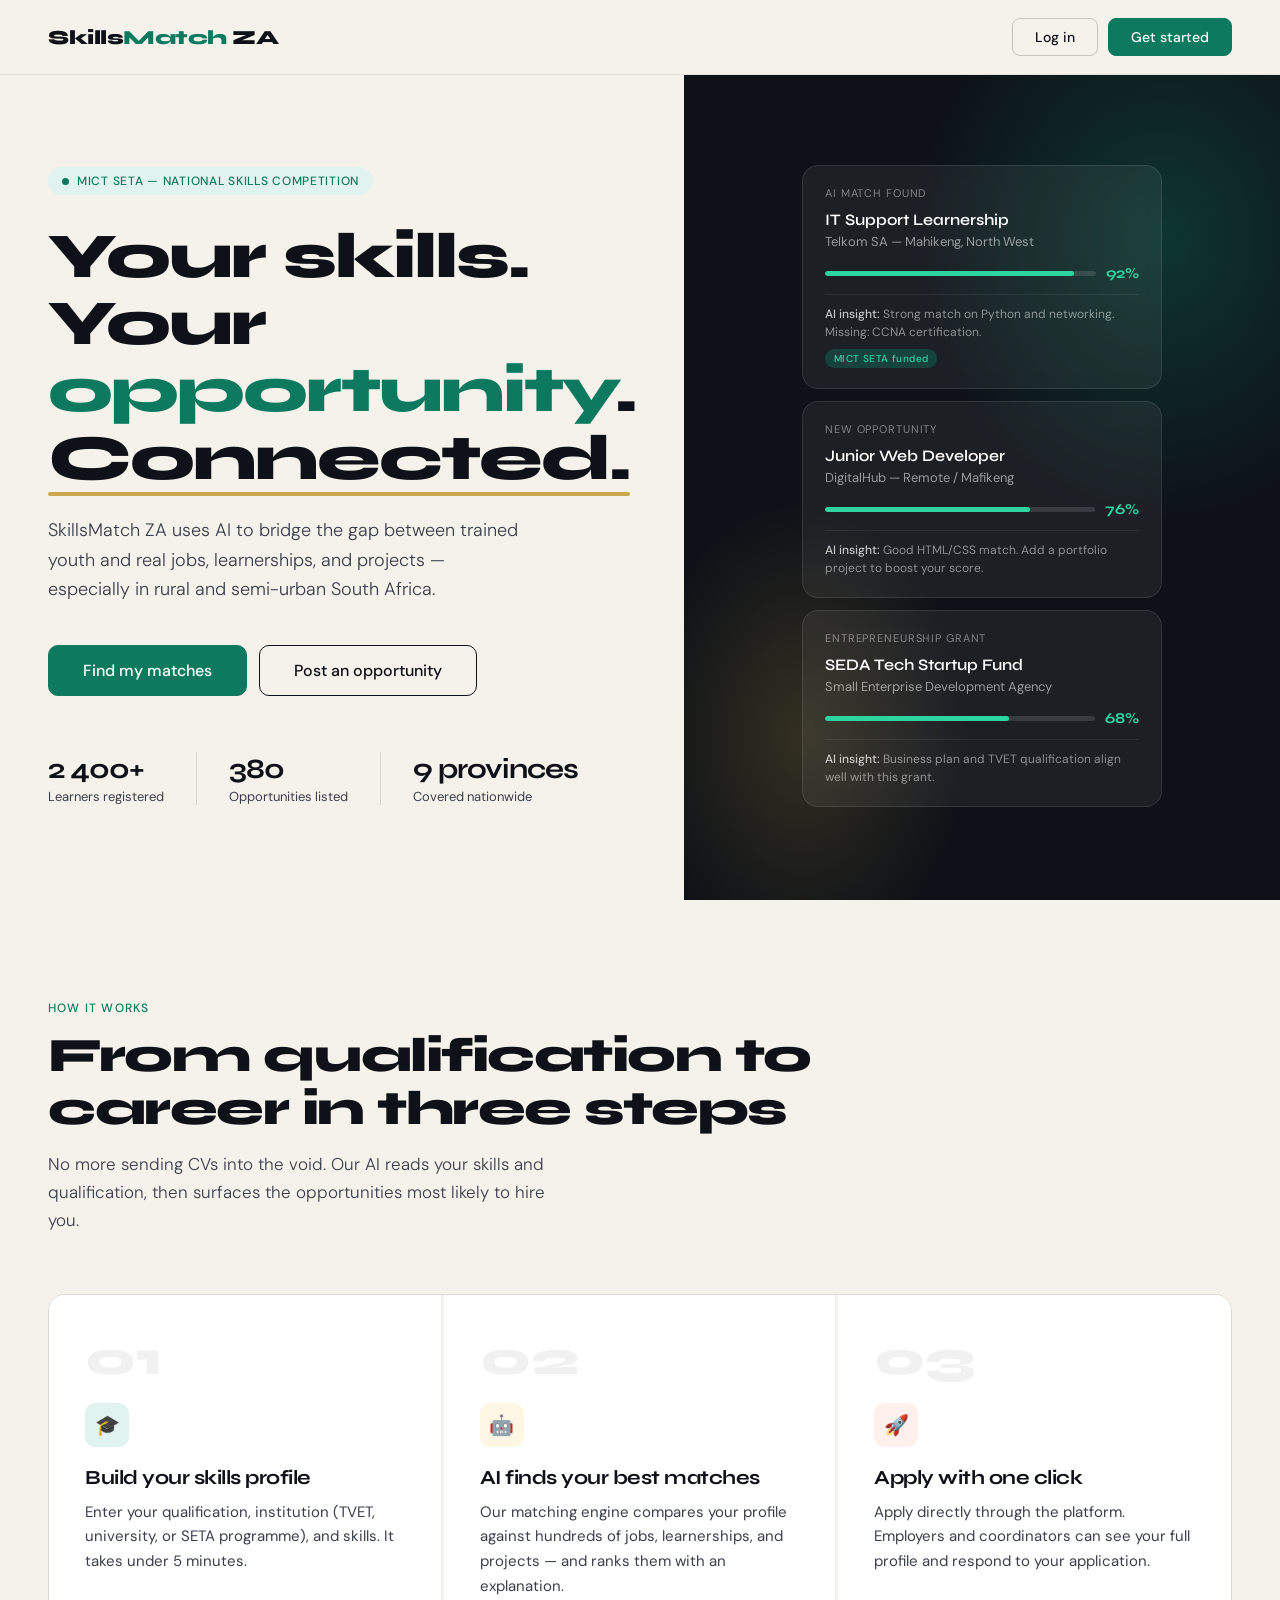
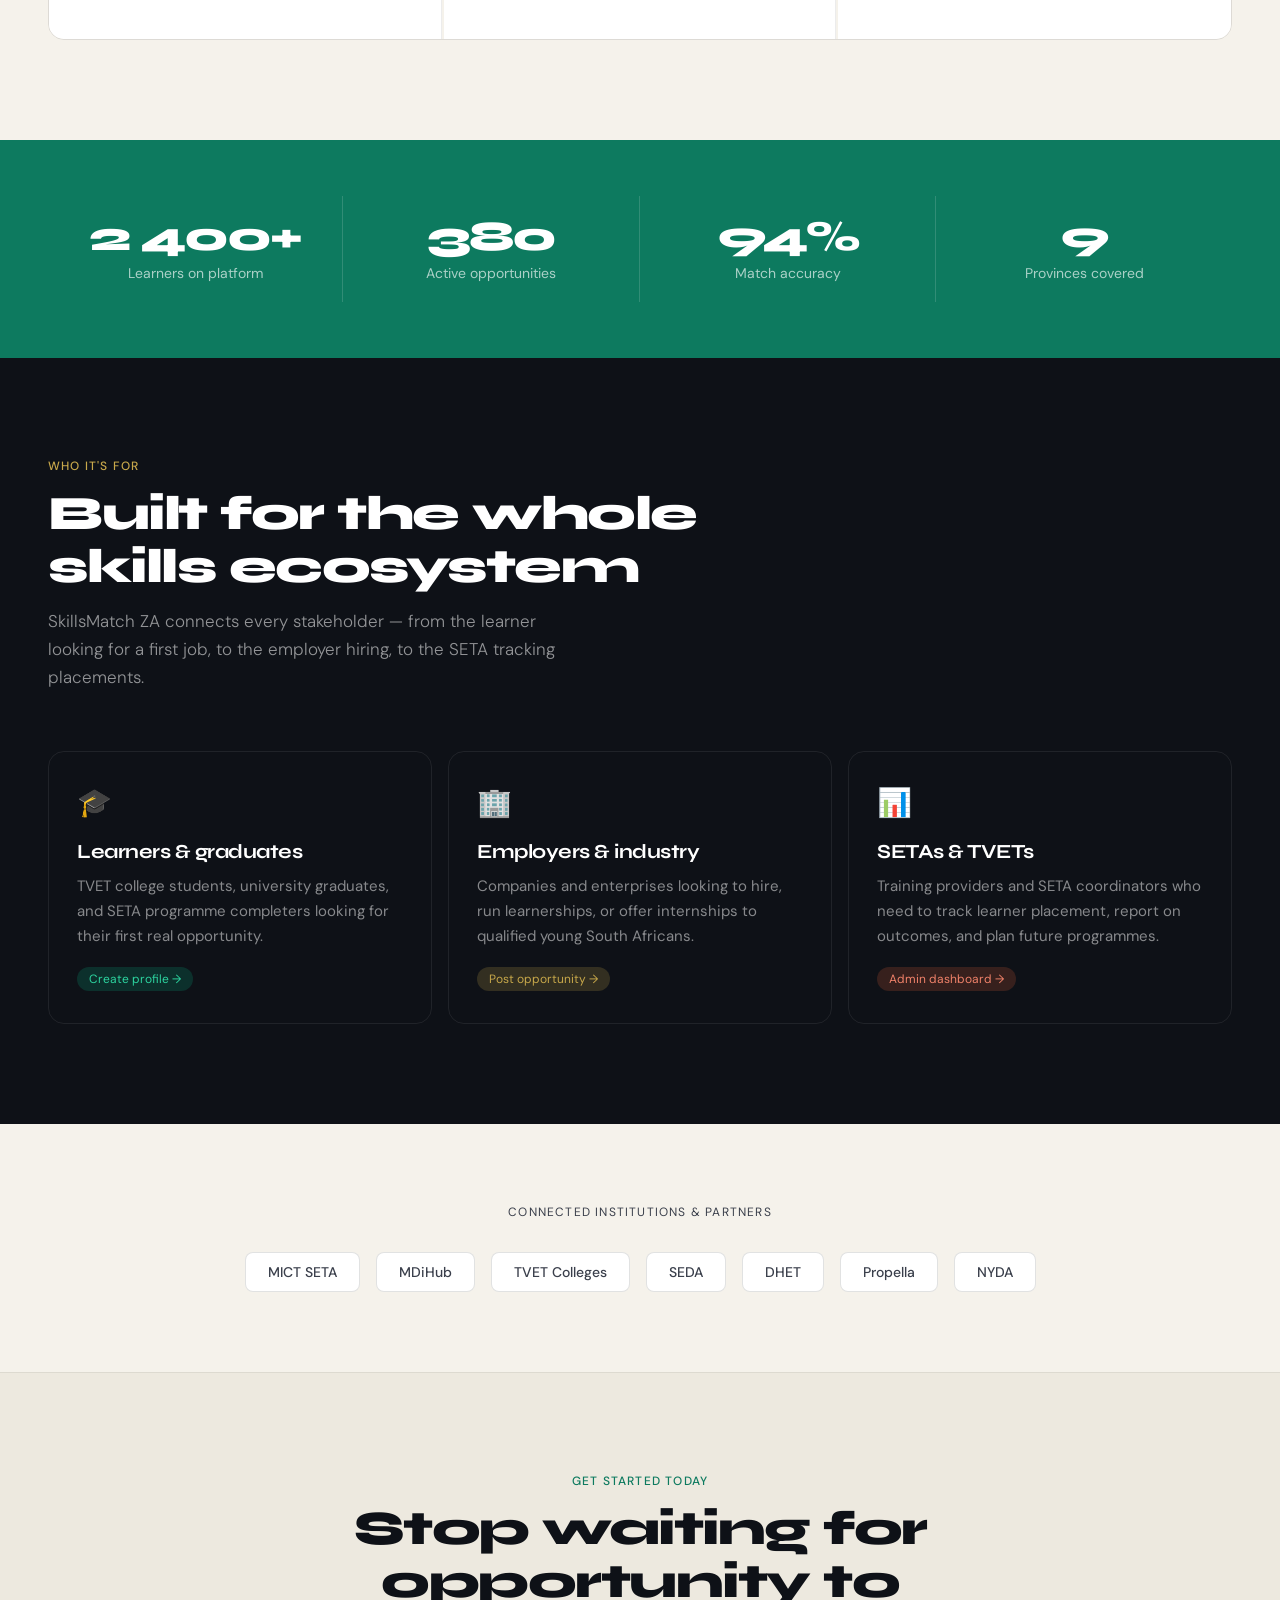
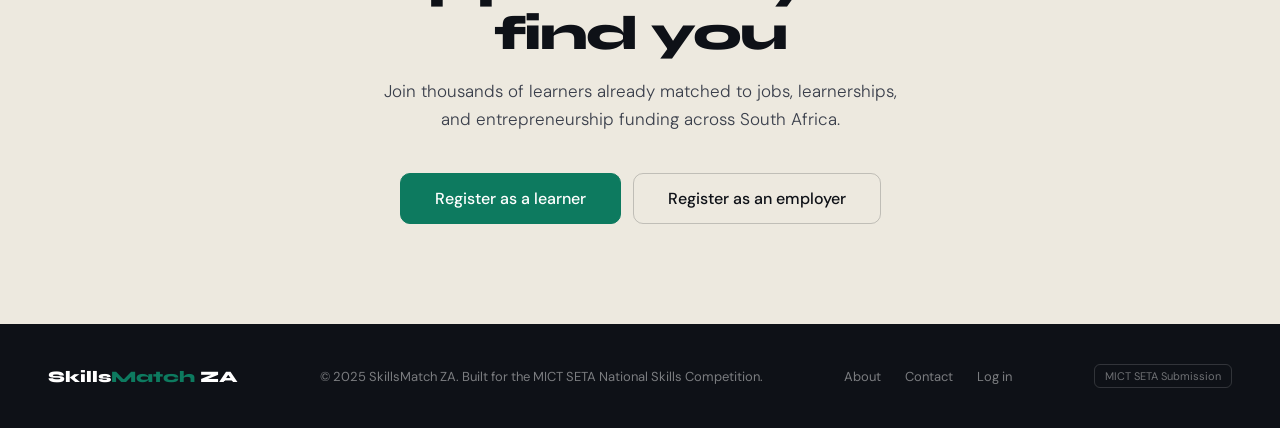
<file: skillsmatch-za/index.html>
<!DOCTYPE html>
<html lang="en">
<head>
  <meta charset="UTF-8" />
  <meta name="viewport" content="width=device-width, initial-scale=1.0"/>
  <title>SkillsMatch ZA — Connect Skills to Opportunity</title>
  <link rel="icon" type="image/svg+xml" href="favicon.svg">
<link rel="icon" type="image/x-icon" href="favicon.ico">
  <link rel="preconnect" href="https://fonts.googleapis.com">
  <link href="https://fonts.googleapis.com/css2?family=Syne:wght@400;600;700;800&family=DM+Sans:wght@300;400;500&display=swap" rel="stylesheet">
  <style>
    *, *::before, *::after { box-sizing: border-box; margin: 0; padding: 0; }

    :root {
      --ink:      #0e1117;
      --ink-soft: #3a3f4b;
      --paper:    #f5f2eb;
      --paper2:   #ede9df;
      --teal:     #0d7a5f;
      --teal-lt:  #e0f3ee;
      --gold:     #c8a84b;
      --gold-lt:  #fdf6e3;
      --coral:    #d95f3b;
      --white:    #ffffff;
      --radius:   12px;
    }

    html { scroll-behavior: smooth; }

    body {
      font-family: 'DM Sans', sans-serif;
      background: var(--paper);
      color: var(--ink);
      overflow-x: hidden;
    }

    /* ── NAV ── */
    nav {
      position: fixed; top: 0; left: 0; right: 0; z-index: 100;
      display: flex; align-items: center; justify-content: space-between;
      padding: 18px 48px;
      background: var(--paper);
      border-bottom: 1px solid rgba(14,17,23,.08);
    }

    .nav-logo {
      font-family: 'Syne', sans-serif;
      font-weight: 800; font-size: 20px;
      color: var(--ink); text-decoration: none;
      letter-spacing: -0.5px;
    }

    .nav-logo span { color: var(--teal); }

    .nav-links { display: flex; align-items: center; gap: 10px; }

    .nav-ham { display:none; flex-direction:column; gap:5px; background:none; border:none; cursor:pointer; padding:6px; margin-left:auto; }
    .nav-ham span { display:block; width:22px; height:2px; background:var(--ink); border-radius:2px; transition:all .25s; }
    .nav-ham.open span:nth-child(1) { transform:translateY(7px) rotate(45deg); }
    .nav-ham.open span:nth-child(2) { opacity:0; }
    .nav-ham.open span:nth-child(3) { transform:translateY(-7px) rotate(-45deg); }

    .btn {
      font-family: 'DM Sans', sans-serif;
      font-size: 14px; font-weight: 500;
      padding: 9px 22px;
      border-radius: 8px;
      cursor: pointer;
      text-decoration: none;
      border: 1.5px solid transparent;
      transition: all .18s ease;
      display: inline-block;
    }

    .btn-ghost {
      border-color: rgba(14,17,23,.2);
      color: var(--ink);
      background: transparent;
    }
    .btn-ghost:hover { background: var(--paper2); }

    .btn-primary {
      background: var(--teal);
      color: var(--white);
      border-color: var(--teal);
    }
    .btn-primary:hover { background: #0a6750; border-color: #0a6750; }

    .btn-lg {
      font-size: 16px;
      padding: 14px 34px;
      border-radius: 10px;
    }

    .btn-outline-dark {
      border-color: var(--ink);
      color: var(--ink);
      background: transparent;
    }
    .btn-outline-dark:hover { background: var(--ink); color: var(--white); }

    /* ── HERO ── */
    .hero {
      min-height: 100vh;
      display: grid;
      grid-template-columns: 1fr 1fr;
      gap: 0;
      padding-top: 72px;
    }

    .hero-left {
      padding: 80px 48px 80px 48px;
      display: flex;
      flex-direction: column;
      justify-content: center;
    }

    .hero-kicker {
      display: inline-flex; align-items: center; gap: 8px;
      background: var(--teal-lt);
      color: var(--teal);
      font-size: 12px; font-weight: 500;
      letter-spacing: .06em; text-transform: uppercase;
      padding: 6px 14px; border-radius: 20px;
      margin-bottom: 28px;
      width: fit-content;
      opacity: 0; animation: fadeUp .6s .1s ease forwards;
    }

    .hero-kicker::before {
      content: ''; width: 7px; height: 7px;
      background: var(--teal); border-radius: 50%;
    }

    h1 {
      font-family: 'Syne', sans-serif;
      font-weight: 800;
      font-size: clamp(40px, 5vw, 64px);
      line-height: 1.05;
      letter-spacing: -2px;
      color: var(--ink);
      opacity: 0; animation: fadeUp .6s .2s ease forwards;
    }

    h1 .accent { color: var(--teal); }
    h1 .underline-gold {
      position: relative; display: inline-block;
    }
    h1 .underline-gold::after {
      content: '';
      position: absolute; left: 0; bottom: -4px;
      width: 100%; height: 4px;
      background: var(--gold);
      border-radius: 2px;
    }

    .hero-sub {
      margin-top: 24px;
      font-size: 18px; font-weight: 300; line-height: 1.65;
      color: var(--ink-soft); max-width: 480px;
      opacity: 0; animation: fadeUp .6s .35s ease forwards;
    }

    .hero-ctas {
      margin-top: 40px;
      display: flex; gap: 12px; flex-wrap: wrap;
      opacity: 0; animation: fadeUp .6s .45s ease forwards;
    }

    .hero-proof {
      margin-top: 56px;
      display: flex; gap: 32px;
      opacity: 0; animation: fadeUp .6s .55s ease forwards;
    }

    .proof-item { display: flex; flex-direction: column; gap: 2px; }
    .proof-num {
      font-family: 'Syne', sans-serif;
      font-size: 28px; font-weight: 700;
      color: var(--ink); letter-spacing: -1px;
    }
    .proof-label { font-size: 13px; color: var(--ink-soft); }

    .proof-divider {
      width: 1px; background: rgba(14,17,23,.12); align-self: stretch;
    }

    /* Hero Right — visual panel */
    .hero-right {
      background: var(--ink);
      position: relative;
      overflow: hidden;
      display: flex; align-items: center; justify-content: center;
      padding: 60px 40px;
    }

    .hero-right::before {
      content: '';
      position: absolute; inset: 0;
      background:
        radial-gradient(ellipse 60% 50% at 80% 20%, rgba(13,122,95,.35) 0%, transparent 70%),
        radial-gradient(ellipse 40% 40% at 20% 80%, rgba(200,168,75,.2) 0%, transparent 70%);
    }

    .hero-card-stack {
      position: relative; width: 100%; max-width: 360px;
      opacity: 0; animation: fadeUp .7s .5s ease forwards;
    }

    .hcard {
      background: rgba(255,255,255,.06);
      border: 1px solid rgba(255,255,255,.1);
      border-radius: 16px;
      padding: 20px 22px;
      backdrop-filter: blur(8px);
      color: var(--white);
    }

    .hcard + .hcard { margin-top: 12px; }

    .hcard-label {
      font-size: 11px; text-transform: uppercase;
      letter-spacing: .08em; color: rgba(255,255,255,.45);
      margin-bottom: 10px;
    }

    .hcard-title { font-family: 'Syne', sans-serif; font-size: 16px; font-weight: 600; }
    .hcard-meta { font-size: 13px; color: rgba(255,255,255,.55); margin-top: 4px; }

    .hcard-score {
      display: flex; align-items: center; justify-content: space-between;
      margin-top: 14px;
    }

    .score-bar-bg {
      flex: 1; height: 5px;
      background: rgba(255,255,255,.12);
      border-radius: 3px; margin-right: 10px;
      overflow: hidden;
    }

    .score-bar {
      height: 100%; border-radius: 3px;
      background: #2dd4a0;
      animation: growBar 1s 1s ease forwards;
      width: 0;
    }

    .score-val {
      font-family: 'Syne', sans-serif;
      font-size: 15px; font-weight: 700; color: #2dd4a0;
    }

    .hcard-ai-tip {
      margin-top: 12px;
      font-size: 12px; color: rgba(255,255,255,.5);
      line-height: 1.5;
      border-top: 1px solid rgba(255,255,255,.07);
      padding-top: 10px;
    }

    .hcard-ai-tip strong { color: rgba(255,255,255,.75); font-weight: 500; }

    .hcard-badge {
      display: inline-block;
      font-size: 10px; font-weight: 500;
      padding: 3px 9px; border-radius: 20px;
      background: rgba(13,122,95,.4);
      color: #2dd4a0;
      letter-spacing: .04em;
      margin-top: 8px;
    }

    /* ── HOW IT WORKS ── */
    .section { padding: 100px 48px; }

    .section-kicker {
      font-size: 12px; font-weight: 500; text-transform: uppercase;
      letter-spacing: .1em; color: var(--teal);
      margin-bottom: 14px;
    }

    h2 {
      font-family: 'Syne', sans-serif;
      font-size: clamp(30px, 4vw, 48px);
      font-weight: 800; letter-spacing: -1.5px;
      line-height: 1.1; color: var(--ink);
    }

    .section-sub {
      font-size: 17px; font-weight: 300;
      color: var(--ink-soft); margin-top: 14px;
      max-width: 520px; line-height: 1.65;
    }

    .steps-grid {
      display: grid;
      grid-template-columns: repeat(3, 1fr);
      gap: 2px;
      margin-top: 60px;
      border: 1px solid rgba(14,17,23,.1);
      border-radius: 16px;
      overflow: hidden;
    }

    .step {
      padding: 40px 36px;
      background: var(--white);
      transition: background .2s;
      position: relative;
    }

    .step:hover { background: var(--paper); }

    .step-num {
      font-family: 'Syne', sans-serif;
      font-size: 48px; font-weight: 800;
      color: rgba(14,17,23,.06);
      line-height: 1;
      margin-bottom: 20px;
    }

    .step-icon {
      width: 44px; height: 44px;
      border-radius: 10px;
      display: flex; align-items: center; justify-content: center;
      font-size: 20px;
      margin-bottom: 18px;
    }

    .step-icon.teal { background: var(--teal-lt); }
    .step-icon.gold { background: var(--gold-lt); }
    .step-icon.coral { background: #fdf0ed; }

    .step h3 {
      font-family: 'Syne', sans-serif;
      font-size: 20px; font-weight: 700;
      letter-spacing: -.5px; margin-bottom: 10px;
    }

    .step p {
      font-size: 15px; line-height: 1.65;
      color: var(--ink-soft);
    }

    .step-divider {
      position: absolute; top: 0; right: 0; bottom: 0;
      width: 1px; background: rgba(14,17,23,.08);
    }

    /* ── WHO IT'S FOR ── */
    .who-section {
      background: var(--ink);
      padding: 100px 48px;
      color: var(--white);
    }

    .who-section .section-kicker { color: var(--gold); }
    .who-section h2 { color: var(--white); }
    .who-section .section-sub { color: rgba(255,255,255,.55); }

    .who-grid {
      display: grid;
      grid-template-columns: repeat(3, 1fr);
      gap: 16px;
      margin-top: 60px;
    }

    .who-card {
      border: 1px solid rgba(255,255,255,.08);
      border-radius: 16px;
      padding: 32px 28px;
      transition: border-color .2s, background .2s;
    }

    .who-card:hover {
      border-color: rgba(255,255,255,.2);
      background: rgba(255,255,255,.04);
    }

    .who-icon {
      font-size: 28px; margin-bottom: 18px;
    }

    .who-card h3 {
      font-family: 'Syne', sans-serif;
      font-size: 20px; font-weight: 700;
      letter-spacing: -.5px; margin-bottom: 10px;
      color: var(--white);
    }

    .who-card p {
      font-size: 15px; line-height: 1.65;
      color: rgba(255,255,255,.5);
    }

    .who-tag {
      display: inline-block; margin-top: 18px;
      font-size: 12px; padding: 4px 12px;
      border-radius: 20px;
    }

    .tag-teal { background: rgba(13,122,95,.3); color: #2dd4a0; }
    .tag-gold { background: rgba(200,168,75,.2); color: var(--gold); }
    .tag-coral { background: rgba(217,95,59,.2); color: #f0826a; }

    /* ── STATS BANNER ── */
    .stats-banner {
      background: var(--teal);
      padding: 56px 48px;
      display: grid;
      grid-template-columns: repeat(4, 1fr);
      gap: 1px;
    }

    .stat-item {
      text-align: center; padding: 20px;
      border-right: 1px solid rgba(255,255,255,.15);
    }
    .stat-item:last-child { border-right: none; }

    .stat-n {
      font-family: 'Syne', sans-serif;
      font-size: 42px; font-weight: 800;
      color: var(--white); letter-spacing: -2px;
      line-height: 1;
    }

    .stat-lbl {
      font-size: 14px; color: rgba(255,255,255,.65);
      margin-top: 6px;
    }

    /* ── INSTITUTIONS ── */
    .institutions {
      padding: 80px 48px;
      text-align: center;
    }

    .inst-label {
      font-size: 12px; text-transform: uppercase;
      letter-spacing: .1em; color: var(--ink-soft);
      margin-bottom: 32px;
    }

    .inst-logos {
      display: flex; align-items: center; justify-content: center;
      flex-wrap: wrap; gap: 16px;
    }

    .inst-pill {
      padding: 10px 22px;
      border: 1px solid rgba(14,17,23,.12);
      border-radius: 8px;
      font-size: 14px; font-weight: 500;
      color: var(--ink-soft);
      background: var(--white);
    }

    /* ── CTA SECTION ── */
    .cta-section {
      padding: 100px 48px;
      text-align: center;
      background: var(--paper2);
      border-top: 1px solid rgba(14,17,23,.07);
    }

    .cta-section h2 { max-width: 600px; margin: 0 auto; }
    .cta-section .section-sub { margin: 16px auto 0; text-align: center; }

    .cta-btns {
      display: flex; justify-content: center; gap: 12px;
      margin-top: 40px; flex-wrap: wrap;
    }

    /* ── FOOTER ── */
    footer {
      background: var(--ink);
      color: rgba(255,255,255,.45);
      padding: 40px 48px;
      display: flex; align-items: center; justify-content: space-between;
      flex-wrap: wrap; gap: 16px;
    }

    .footer-logo {
      font-family: 'Syne', sans-serif;
      font-weight: 800; font-size: 16px;
      color: var(--white); text-decoration: none;
    }

    .footer-logo span { color: var(--teal); }

    footer p { font-size: 13px; }

    .footer-links {
      display: flex; gap: 24px;
    }

    .footer-links a {
      font-size: 13px; color: rgba(255,255,255,.45);
      text-decoration: none; transition: color .15s;
    }

    .footer-links a:hover { color: var(--white); }

    .mict-badge {
      font-size: 11px; padding: 4px 10px;
      border: 1px solid rgba(255,255,255,.15);
      border-radius: 6px; color: rgba(255,255,255,.4);
    }

    /* ── ANIMATIONS ── */
    @keyframes fadeUp {
      from { opacity: 0; transform: translateY(20px); }
      to   { opacity: 1; transform: translateY(0); }
    }

    @keyframes growBar {
      to { width: var(--w, 90%); }
    }

    .reveal {
      opacity: 0; transform: translateY(24px);
      transition: opacity .6s ease, transform .6s ease;
    }
    .reveal.visible { opacity: 1; transform: translateY(0); }

    /* ── RESPONSIVE ── */
    @media (max-width: 900px) {
      /* Nav */
      nav { padding: 14px 20px; position: relative; flex-wrap: wrap; gap: 0; }
      .nav-logo { font-size: 17px; flex: 1; }
      .nav-ham { display: flex; }
      .nav-links {
        display: none;
        flex-direction: column;
        width: 100%;
        gap: 8px;
        padding: 12px 0 6px;
        border-top: 1px solid rgba(14,17,23,.08);
        margin-top: 10px;
      }
      .nav-links.open { display: flex; }
      .nav-links .btn { width: 100%; text-align: center; padding: 11px 20px; }

      /* Hero */
      .hero { grid-template-columns: 1fr; min-height: auto; padding-top: 60px; }
      .hero-left { padding: 44px 20px 40px; }
      h1 { font-size: clamp(30px, 9vw, 48px); letter-spacing: -1px; }
      .hero-sub { font-size: 16px; margin-top: 18px; }
      .hero-ctas { flex-direction: column; gap: 10px; margin-top: 28px; }
      .hero-ctas .btn { width: 100%; text-align: center; padding: 13px 20px; font-size: 15px; }
      .hero-proof { margin-top: 36px; gap: 16px; flex-wrap: wrap; }
      .proof-num { font-size: 22px; }
      .proof-divider { display: none; }
      .hero-right { display: none; }

      /* Sections */
      .section { padding: 52px 20px; }
      h2 { font-size: clamp(26px, 7vw, 40px); letter-spacing: -1px; }
      .section-sub { font-size: 15px; }

      /* Steps */
      .steps-grid { grid-template-columns: 1fr; margin-top: 36px; }
      .step { padding: 28px 24px; }
      .step-divider { display: none; }

      /* Who */
      .who-section { padding: 52px 20px; }
      .who-grid { grid-template-columns: 1fr; gap: 12px; margin-top: 36px; }
      .who-card { padding: 24px 20px; }

      /* Stats */
      .stats-banner { grid-template-columns: 1fr 1fr; padding: 32px 20px; gap: 0; }
      .stat-n { font-size: 32px; }
      .stat-item { padding: 16px 12px; }

      /* Institutions */
      .institutions { padding: 44px 20px; }
      .inst-logos { gap: 10px; }
      .inst-pill { font-size: 13px; padding: 8px 16px; }

      /* CTA */
      .cta-section { padding: 52px 20px; }
      .cta-btns { flex-direction: column; align-items: center; gap: 10px; }
      .cta-btns .btn { width: 100%; max-width: 340px; text-align: center; }

      /* Footer */
      footer { padding: 28px 20px; flex-direction: column; align-items: flex-start; gap: 14px; }
      .footer-links { gap: 16px; }
    }

    @media (max-width: 480px) {
      .stats-banner { grid-template-columns: 1fr 1fr; }
      .stat-n { font-size: 28px; letter-spacing: -1px; }
      .hero-kicker { font-size: 11px; padding: 5px 12px; }
      .steps-grid { border-radius: 12px; }
    }
  </style>
</head>
<body>

  <!-- NAV -->
  <nav id="mainNav">
    <a href="index.html" class="nav-logo">Skills<span>Match</span> ZA</a>
    <button class="nav-ham" id="navHam" onclick="toggleNav()" aria-label="Menu">
      <span></span><span></span><span></span>
    </button>
    <div class="nav-links" id="navLinks">
      <a href="login.html" class="btn btn-ghost">Log in</a>
      <a href="register.html" class="btn btn-primary">Get started</a>
    </div>
  </nav>

  <!-- HERO -->
  <section class="hero">
    <div class="hero-left">
      <div class="hero-kicker">MICT SETA — National Skills Competition</div>
      <h1>
        Your skills.<br>
        Your <span class="accent">opportunity</span>.<br>
        <span class="underline-gold">Connected.</span>
      </h1>
      <p class="hero-sub">
        SkillsMatch ZA uses AI to bridge the gap between trained youth and real jobs, learnerships, and projects — especially in rural and semi-urban South Africa.
      </p>
      <div class="hero-ctas">
        <a href="register.html" class="btn btn-primary btn-lg">Find my matches</a>
        <a href="register.html?role=employer" class="btn btn-outline-dark btn-lg">Post an opportunity</a>
      </div>
      <div class="hero-proof">
        <div class="proof-item">
          <span class="proof-num">2 400+</span>
          <span class="proof-label">Learners registered</span>
        </div>
        <div class="proof-divider"></div>
        <div class="proof-item">
          <span class="proof-num">380</span>
          <span class="proof-label">Opportunities listed</span>
        </div>
        <div class="proof-divider"></div>
        <div class="proof-item">
          <span class="proof-num">9 provinces</span>
          <span class="proof-label">Covered nationwide</span>
        </div>
      </div>
    </div>

    <div class="hero-right">
      <div class="hero-card-stack">
        <div class="hcard">
          <div class="hcard-label">AI match found</div>
          <div class="hcard-title">IT Support Learnership</div>
          <div class="hcard-meta">Telkom SA &mdash; Mahikeng, North West</div>
          <div class="hcard-score">
            <div class="score-bar-bg">
              <div class="score-bar" style="--w:92%"></div>
            </div>
            <span class="score-val">92%</span>
          </div>
          <div class="hcard-ai-tip">
            <strong>AI insight:</strong> Strong match on Python and networking. Missing: CCNA certification.
          </div>
          <span class="hcard-badge">MICT SETA funded</span>
        </div>

        <div class="hcard">
          <div class="hcard-label">New opportunity</div>
          <div class="hcard-title">Junior Web Developer</div>
          <div class="hcard-meta">DigitalHub &mdash; Remote / Mafikeng</div>
          <div class="hcard-score">
            <div class="score-bar-bg">
              <div class="score-bar" style="--w:76%; animation-delay:1.2s"></div>
            </div>
            <span class="score-val">76%</span>
          </div>
          <div class="hcard-ai-tip">
            <strong>AI insight:</strong> Good HTML/CSS match. Add a portfolio project to boost your score.
          </div>
        </div>

        <div class="hcard">
          <div class="hcard-label">Entrepreneurship grant</div>
          <div class="hcard-title">SEDA Tech Startup Fund</div>
          <div class="hcard-meta">Small Enterprise Development Agency</div>
          <div class="hcard-score">
            <div class="score-bar-bg">
              <div class="score-bar" style="--w:68%; animation-delay:1.4s"></div>
            </div>
            <span class="score-val">68%</span>
          </div>
          <div class="hcard-ai-tip">
            <strong>AI insight:</strong> Business plan and TVET qualification align well with this grant.
          </div>
        </div>
      </div>
    </div>
  </section>

  <!-- HOW IT WORKS -->
  <section class="section" id="how">
    <div class="reveal">
      <p class="section-kicker">How it works</p>
      <h2>From qualification to<br>career in three steps</h2>
      <p class="section-sub">No more sending CVs into the void. Our AI reads your skills and qualification, then surfaces the opportunities most likely to hire you.</p>
    </div>

    <div class="steps-grid reveal">
      <div class="step">
        <div class="step-num">01</div>
        <div class="step-icon teal">&#127891;</div>
        <h3>Build your skills profile</h3>
        <p>Enter your qualification, institution (TVET, university, or SETA programme), and skills. It takes under 5 minutes.</p>
        <div class="step-divider"></div>
      </div>
      <div class="step">
        <div class="step-num">02</div>
        <div class="step-icon gold">&#129302;</div>
        <h3>AI finds your best matches</h3>
        <p>Our matching engine compares your profile against hundreds of jobs, learnerships, and projects — and ranks them with an explanation.</p>
        <div class="step-divider"></div>
      </div>
      <div class="step">
        <div class="step-num">03</div>
        <div class="step-icon coral">&#128640;</div>
        <h3>Apply with one click</h3>
        <p>Apply directly through the platform. Employers and coordinators can see your full profile and respond to your application.</p>
      </div>
    </div>
  </section>

  <!-- STATS BANNER -->
  <div class="stats-banner reveal">
    <div class="stat-item">
      <div class="stat-n">2 400+</div>
      <div class="stat-lbl">Learners on platform</div>
    </div>
    <div class="stat-item">
      <div class="stat-n">380</div>
      <div class="stat-lbl">Active opportunities</div>
    </div>
    <div class="stat-item">
      <div class="stat-n">94%</div>
      <div class="stat-lbl">Match accuracy</div>
    </div>
    <div class="stat-item">
      <div class="stat-n">9</div>
      <div class="stat-lbl">Provinces covered</div>
    </div>
  </div>

  <!-- WHO IT'S FOR -->
  <section class="who-section" id="who">
    <div class="reveal">
      <p class="section-kicker">Who it's for</p>
      <h2>Built for the whole<br>skills ecosystem</h2>
      <p class="section-sub">SkillsMatch ZA connects every stakeholder — from the learner looking for a first job, to the employer hiring, to the SETA tracking placements.</p>
    </div>

    <div class="who-grid reveal">
      <div class="who-card">
        <div class="who-icon">&#127891;</div>
        <h3>Learners &amp; graduates</h3>
        <p>TVET college students, university graduates, and SETA programme completers looking for their first real opportunity.</p>
        <span class="who-tag tag-teal">Create profile &rarr;</span>
      </div>
      <div class="who-card">
        <div class="who-icon">&#127970;</div>
        <h3>Employers &amp; industry</h3>
        <p>Companies and enterprises looking to hire, run learnerships, or offer internships to qualified young South Africans.</p>
        <span class="who-tag tag-gold">Post opportunity &rarr;</span>
      </div>
      <div class="who-card">
        <div class="who-icon">&#128202;</div>
        <h3>SETAs &amp; TVETs</h3>
        <p>Training providers and SETA coordinators who need to track learner placement, report on outcomes, and plan future programmes.</p>
        <span class="who-tag tag-coral">Admin dashboard &rarr;</span>
      </div>
    </div>
  </section>

  <!-- INSTITUTIONS -->
  <section class="institutions reveal">
    <p class="inst-label">Connected institutions &amp; partners</p>
    <div class="inst-logos">
      <div class="inst-pill">MICT SETA</div>
      <div class="inst-pill">MDiHub</div>
      <div class="inst-pill">TVET Colleges</div>
      <div class="inst-pill">SEDA</div>
      <div class="inst-pill">DHET</div>
      <div class="inst-pill">Propella</div>
      <div class="inst-pill">NYDA</div>
    </div>
  </section>

  <!-- CTA -->
  <section class="cta-section reveal">
    <p class="section-kicker">Get started today</p>
    <h2>Stop waiting for<br>opportunity to find you</h2>
    <p class="section-sub">Join thousands of learners already matched to jobs, learnerships, and entrepreneurship funding across South Africa.</p>
    <div class="cta-btns">
      <a href="register.html" class="btn btn-primary btn-lg">Register as a learner</a>
      <a href="register.html?role=employer" class="btn btn-ghost btn-lg">Register as an employer</a>
    </div>
  </section>

  <!-- FOOTER -->
  <footer>
    <a href="#" class="footer-logo">Skills<span>Match</span> ZA</a>
    <p>&copy; 2025 SkillsMatch ZA. Built for the MICT SETA National Skills Competition.</p>
    <div class="footer-links">
      <a href="#">About</a>
      <a href="#">Contact</a>
      <a href="login.html">Log in</a>
    </div>
    <span class="mict-badge">MICT SETA Submission</span>
  </footer>

  <script>
    function toggleNav() {
      document.getElementById('navHam').classList.toggle('open');
      document.getElementById('navLinks').classList.toggle('open');
    }
    document.addEventListener('click', function(e) {
      var nav = document.getElementById('mainNav');
      if (!nav.contains(e.target)) {
        document.getElementById('navHam').classList.remove('open');
        document.getElementById('navLinks').classList.remove('open');
      }
    });
  </script>
  <script>
    const observer = new IntersectionObserver((entries) => {
      entries.forEach(e => {
        if (e.isIntersecting) {
          e.target.classList.add('visible');
          observer.unobserve(e.target);
        }
      });
    }, { threshold: 0.12 });

    document.querySelectorAll('.reveal').forEach(el => observer.observe(el));
  </script>
  <script type="text/javascript">
  (function(d, t) {
      var v = d.createElement(t), s = d.getElementsByTagName(t)[0];
      v.onload = function() {
        window.voiceflow.chat.load({
          verify: { projectID: '69be3bf9c8a996e054be9621' },
          url: 'https://general-runtime.voiceflow.com',
          versionID: 'production',
          voice: {
            url: "https://runtime-api.voiceflow.com"
          }
        });
      }
      v.src = "https://cdn.voiceflow.com/widget-next/bundle.mjs"; v.type = "text/javascript"; s.parentNode.insertBefore(v, s);
  })(document, 'script');
</script>

</body>
</html>
</file>
